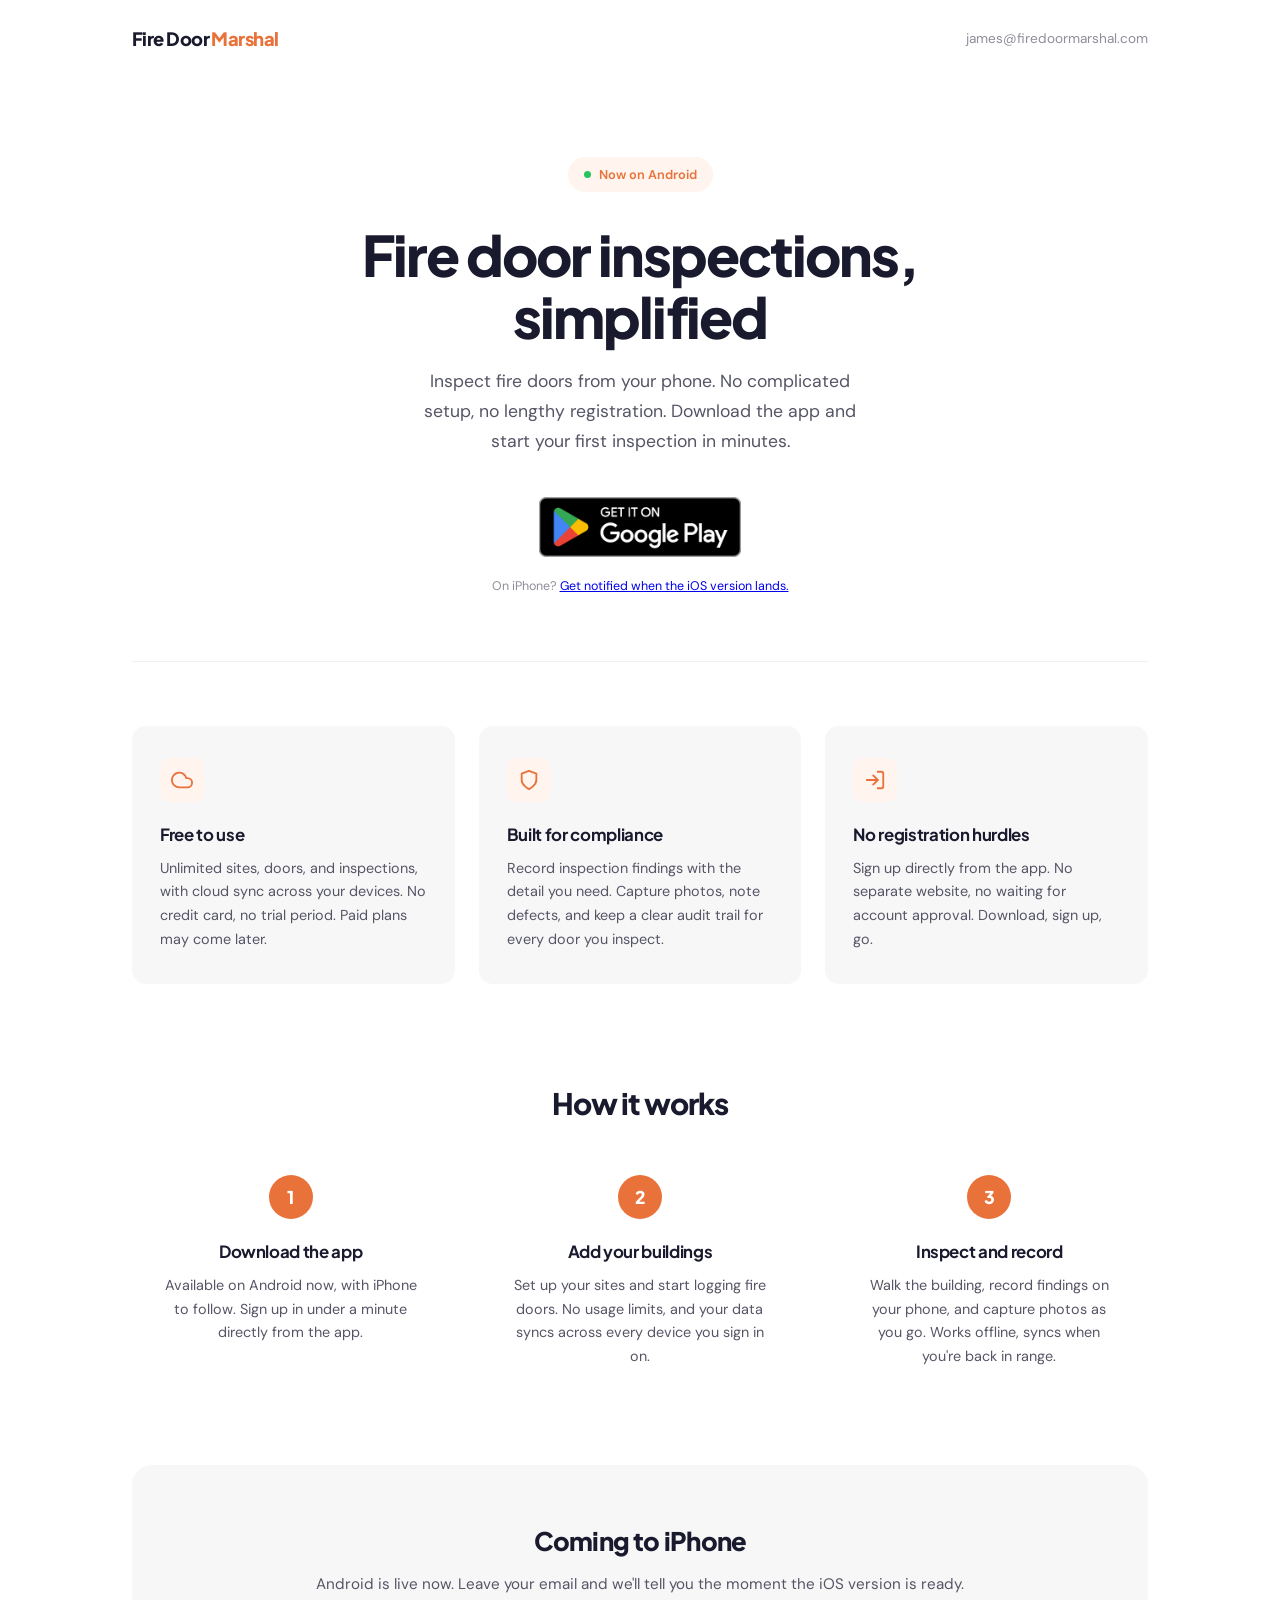
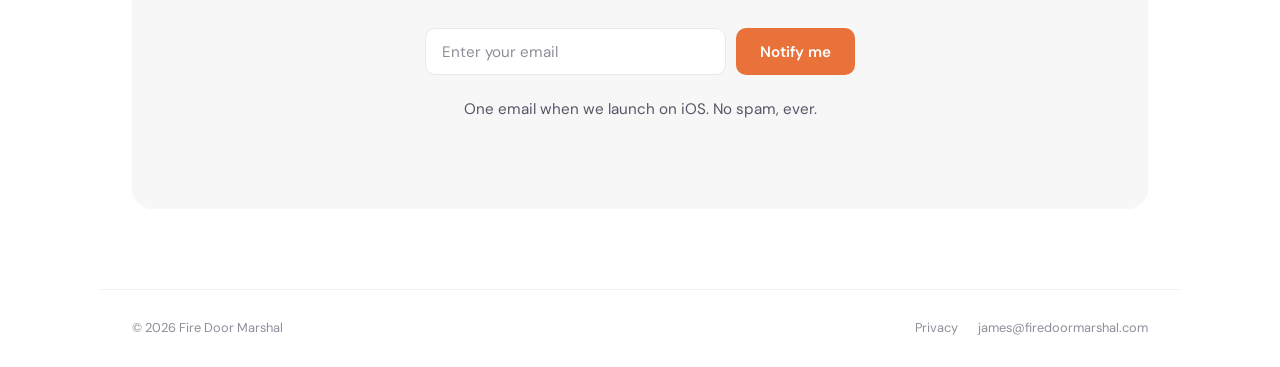
<file: index.html>
<!DOCTYPE html>
<html lang="en">
<head>
    <meta charset="UTF-8">
    <meta name="viewport" content="width=device-width, initial-scale=1.0">
    <title>Fire Door Marshal — Fire Door Inspections, Simplified</title>
    <meta name="description" content="Conduct fire door inspections from your phone. Free to use, including cloud sync across your devices. Now on Android.">
    <link rel="preconnect" href="https://fonts.googleapis.com">
    <link href="https://fonts.googleapis.com/css2?family=DM+Sans:ital,opsz,wght@0,9..40,300;0,9..40,400;0,9..40,500;0,9..40,600;0,9..40,700&family=Plus+Jakarta+Sans:wght@500;600;700;800&display=swap" rel="stylesheet">
    <link rel="stylesheet" href="styles.css">
</head>
<body>

<nav>
    <a href="/" class="logo">Fire Door <span>Marshal</span></a>
    <a href="mailto:james@firedoormarshal.com" class="nav-email">james@firedoormarshal.com</a>
</nav>

<section class="hero">
    <div class="badge">
        <span class="badge-dot"></span>
        Now on Android
    </div>

    <h1>Fire door inspections, simplified</h1>

    <p class="subtitle">
        Inspect fire doors from your phone. No complicated setup, no lengthy registration. Download the app and start your first inspection in minutes.
    </p>

    <p style="margin: 2rem 0 0;">
        <a href="https://play.google.com/store/apps/details?id=com.jbarronuk.FireDoorMarshal&amp;utm_source=website&amp;utm_medium=referral&amp;utm_campaign=hero">
            <img src="/assets/google-play-badge.png" alt="Get it on Google Play" style="height: 60px; width: auto; display: inline-block;">
        </a>
    </p>

    <p class="form-note">On iPhone? <a href="#notify">Get notified when the iOS version lands.</a></p>
</section>

<div class="divider"><hr></div>

<section class="features">
    <div class="features-grid">
        <div class="feature">
            <div class="feature-icon">
                <svg viewBox="0 0 24 24"><path d="M18 10h-1.26A8 8 0 1 0 9 20h9a5 5 0 0 0 0-10z"/></svg>
            </div>
            <h3>Free to use</h3>
            <p>Unlimited sites, doors, and inspections, with cloud sync across your devices. No credit card, no trial period. Paid plans may come later.</p>
        </div>

        <div class="feature">
            <div class="feature-icon">
                <svg viewBox="0 0 24 24"><path d="M12 22s8-4 8-10V5l-8-3-8 3v7c0 6 8 10 8 10z"/></svg>
            </div>
            <h3>Built for compliance</h3>
            <p>Record inspection findings with the detail you need. Capture photos, note defects, and keep a clear audit trail for every door you inspect.</p>
        </div>

        <div class="feature">
            <div class="feature-icon">
                <svg viewBox="0 0 24 24"><path d="M15 3h4a2 2 0 0 1 2 2v14a2 2 0 0 1-2 2h-4"/><polyline points="10 17 15 12 10 7"/><line x1="15" y1="12" x2="3" y2="12"/></svg>
            </div>
            <h3>No registration hurdles</h3>
            <p>Sign up directly from the app. No separate website, no waiting for account approval. Download, sign up, go.</p>
        </div>
    </div>
</section>

<section class="how-section">
    <h2>How it works</h2>
    <div class="steps">
        <div class="step">
            <div class="step-number">1</div>
            <h3>Download the app</h3>
            <p>Available on Android now, with iPhone to follow. Sign up in under a minute directly from the app.</p>
        </div>
        <div class="step">
            <div class="step-number">2</div>
            <h3>Add your buildings</h3>
            <p>Set up your sites and start logging fire doors. No usage limits, and your data syncs across every device you sign in on.</p>
        </div>
        <div class="step">
            <div class="step-number">3</div>
            <h3>Inspect and record</h3>
            <p>Walk the building, record findings on your phone, and capture photos as you go. Works offline, syncs when you're back in range.</p>
        </div>
    </div>
</section>

<section class="cta-section" id="notify">
    <div class="cta-box">
        <h2>Coming to iPhone</h2>
        <p>Android is live now. Leave your email and we'll tell you the moment the iOS version is ready.</p>

        <form class="signup-form" action="https://formspree.io/f/meeprgwy" method="POST">
            <input type="email" name="email" placeholder="Enter your email" required>
            <input type="hidden" name="_next" value="https://firedoormarshal.com/thankyou.html">
            <button type="submit">Notify me</button>
            <p class="form-note">One email when we launch on iOS. No spam, ever.</p>
        </form>
    </div>
</section>

<footer>
    <p>&copy; 2026 Fire Door Marshal</p>
    <div class="footer-links">
        <a href="/privacy.html">Privacy</a>
        <a href="mailto:james@firedoormarshal.com">james@firedoormarshal.com</a>
    </div>
</footer>

</body>
</html>
</file>
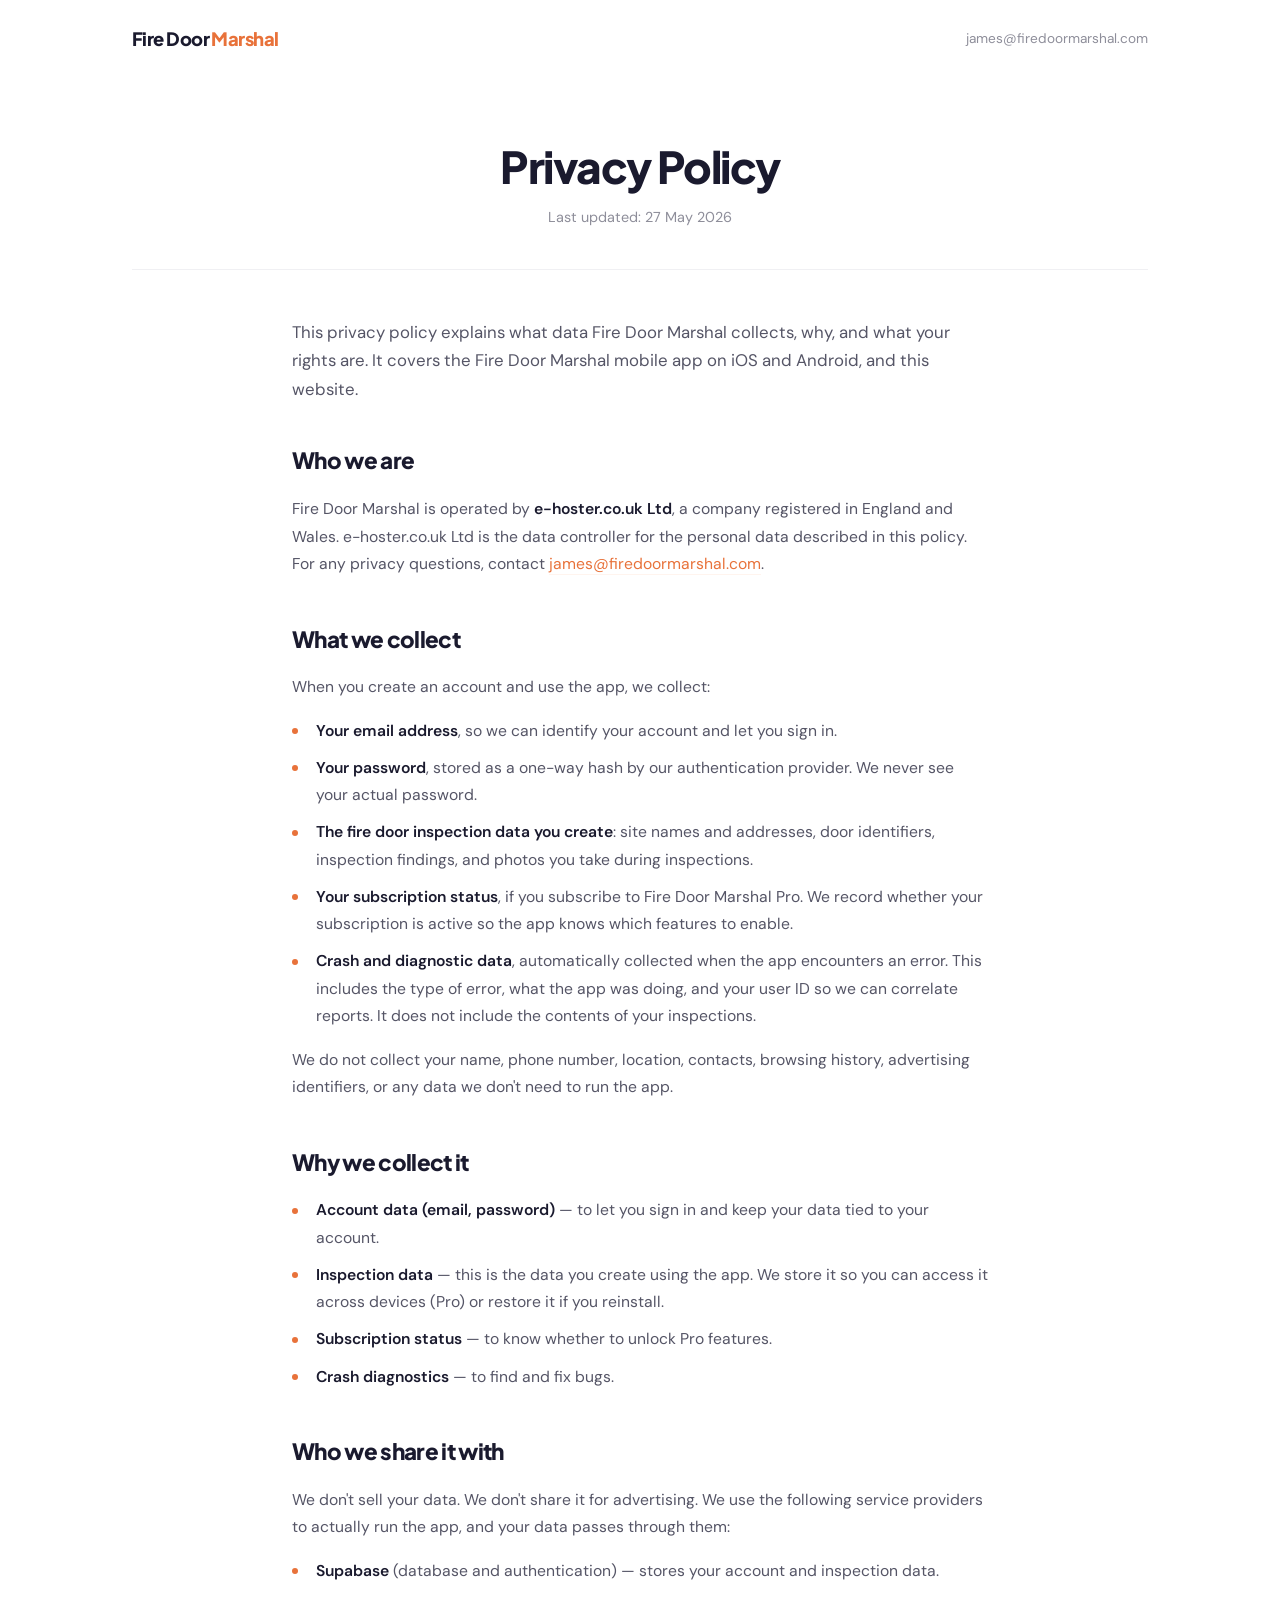
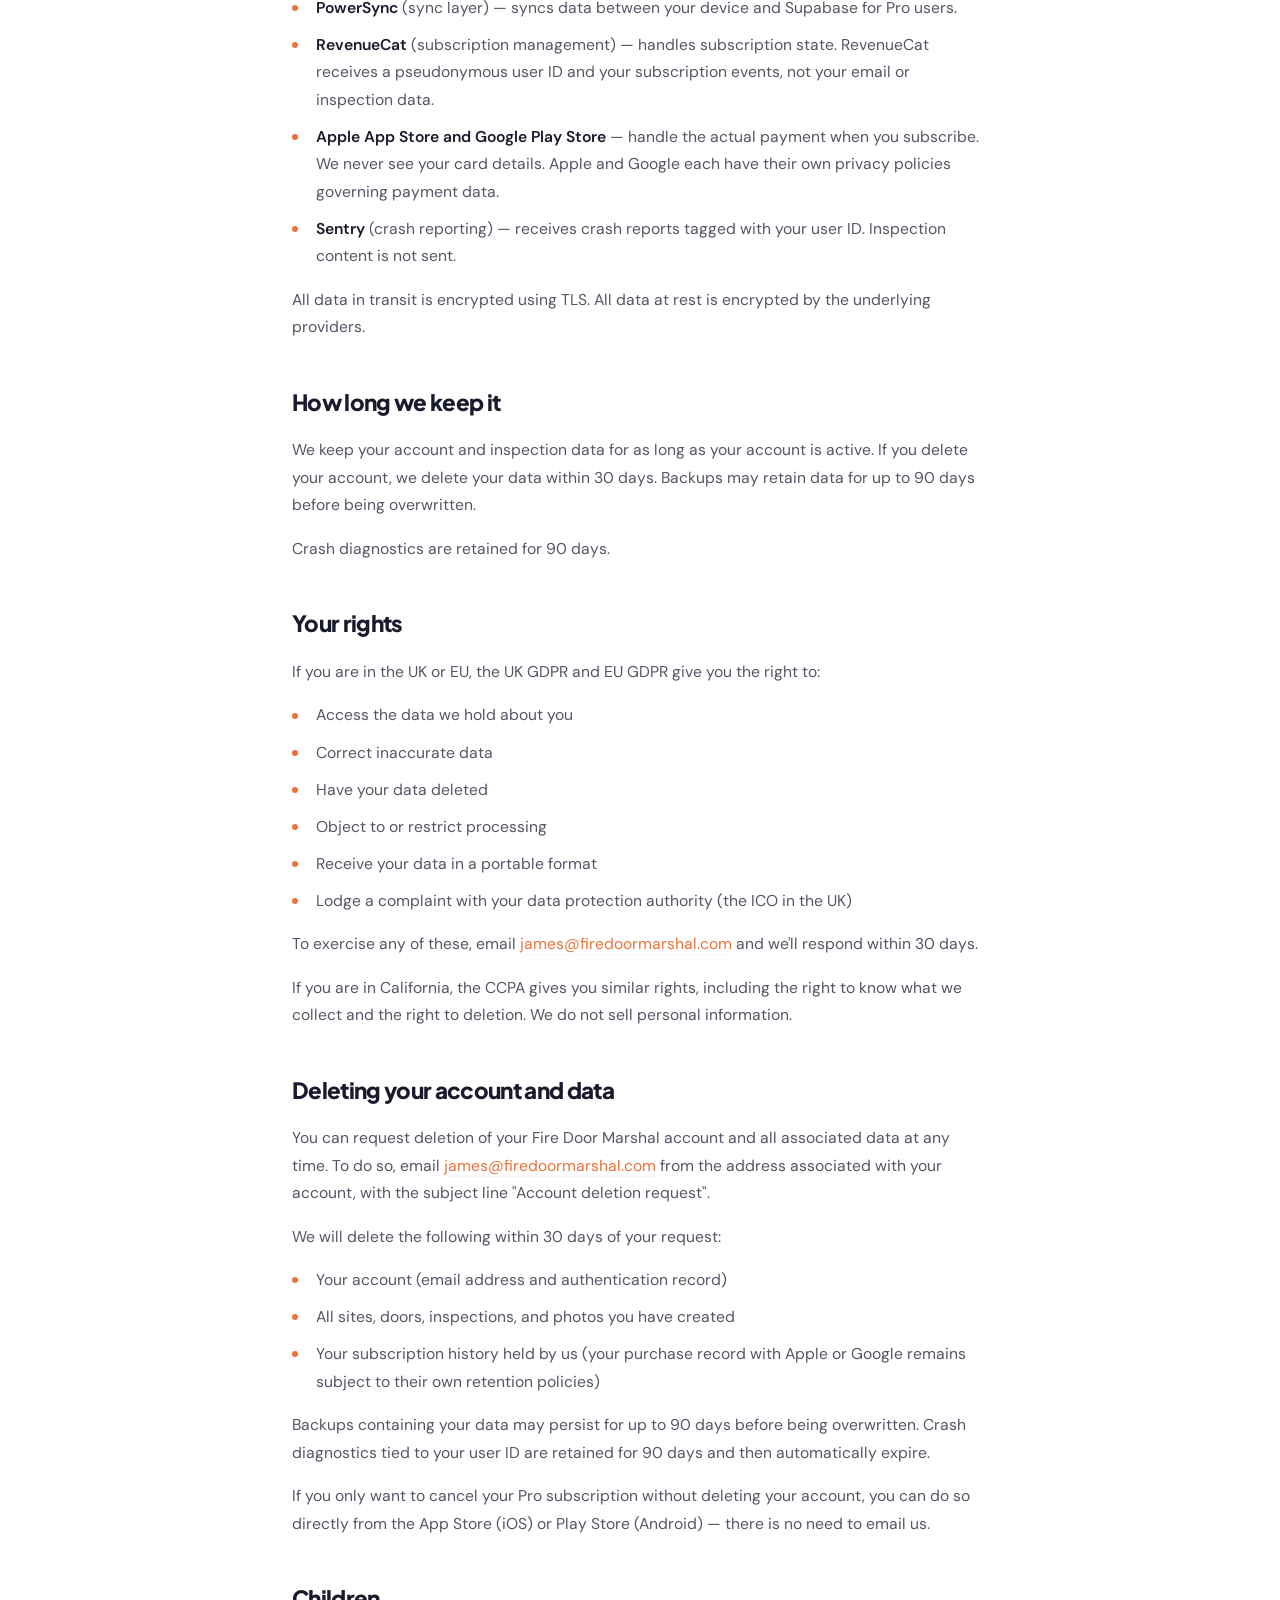
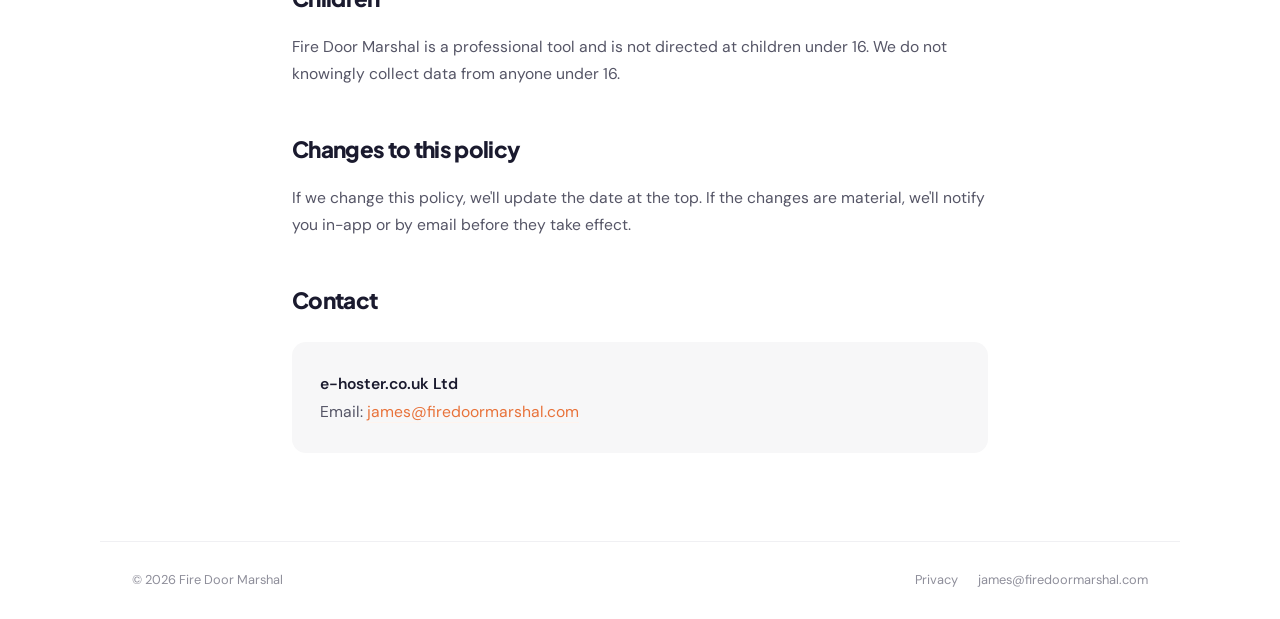
<file: privacy.html>
<!DOCTYPE html>
<html lang="en">
<head>
    <meta charset="UTF-8">
    <meta name="viewport" content="width=device-width, initial-scale=1.0">
    <title>Privacy Policy — Fire Door Marshal</title>
    <meta name="description" content="How Fire Door Marshal collects, uses, and protects your data.">
    <link rel="preconnect" href="https://fonts.googleapis.com">
    <link href="https://fonts.googleapis.com/css2?family=DM+Sans:ital,opsz,wght@0,9..40,300;0,9..40,400;0,9..40,500;0,9..40,600;0,9..40,700&family=Plus+Jakarta+Sans:wght@500;600;700;800&display=swap" rel="stylesheet">
    <link rel="stylesheet" href="styles.css">
</head>
<body>

<nav>
    <a href="/" class="logo">Fire Door <span>Marshal</span></a>
    <a href="mailto:james@firedoormarshal.com" class="nav-email">james@firedoormarshal.com</a>
</nav>

<section class="page-header">
    <h1>Privacy Policy</h1>
    <p class="updated">Last updated: 27 May 2026</p>
</section>

<div class="divider"><hr></div>

<section class="content">

    <p class="lead">
        This privacy policy explains what data Fire Door Marshal collects, why, and what your rights are. It covers the Fire Door Marshal mobile app on iOS and Android, and this website.
    </p>

    <h2>Who we are</h2>
    <p>
        Fire Door Marshal is operated by <strong>e-hoster.co.uk Ltd</strong>, a company registered in England and Wales. e-hoster.co.uk Ltd is the data controller for the personal data described in this policy. For any privacy questions, contact <a href="mailto:james@firedoormarshal.com">james@firedoormarshal.com</a>.
    </p>

    <h2>What we collect</h2>
    <p>When you create an account and use the app, we collect:</p>
    <ul>
        <li><strong>Your email address</strong>, so we can identify your account and let you sign in.</li>
        <li><strong>Your password</strong>, stored as a one-way hash by our authentication provider. We never see your actual password.</li>
        <li><strong>The fire door inspection data you create</strong>: site names and addresses, door identifiers, inspection findings, and photos you take during inspections.</li>
        <li><strong>Your subscription status</strong>, if you subscribe to Fire Door Marshal Pro. We record whether your subscription is active so the app knows which features to enable.</li>
        <li><strong>Crash and diagnostic data</strong>, automatically collected when the app encounters an error. This includes the type of error, what the app was doing, and your user ID so we can correlate reports. It does not include the contents of your inspections.</li>
    </ul>
    <p>
        We do not collect your name, phone number, location, contacts, browsing history, advertising identifiers, or any data we don't need to run the app.
    </p>

    <h2>Why we collect it</h2>
    <ul>
        <li><strong>Account data (email, password)</strong> — to let you sign in and keep your data tied to your account.</li>
        <li><strong>Inspection data</strong> — this is the data you create using the app. We store it so you can access it across devices (Pro) or restore it if you reinstall.</li>
        <li><strong>Subscription status</strong> — to know whether to unlock Pro features.</li>
        <li><strong>Crash diagnostics</strong> — to find and fix bugs.</li>
    </ul>

    <h2>Who we share it with</h2>
    <p>
        We don't sell your data. We don't share it for advertising. We use the following service providers to actually run the app, and your data passes through them:
    </p>
    <ul>
        <li><strong>Supabase</strong> (database and authentication) — stores your account and inspection data.</li>
        <li><strong>PowerSync</strong> (sync layer) — syncs data between your device and Supabase for Pro users.</li>
        <li><strong>RevenueCat</strong> (subscription management) — handles subscription state. RevenueCat receives a pseudonymous user ID and your subscription events, not your email or inspection data.</li>
        <li><strong>Apple App Store and Google Play Store</strong> — handle the actual payment when you subscribe. We never see your card details. Apple and Google each have their own privacy policies governing payment data.</li>
        <li><strong>Sentry</strong> (crash reporting) — receives crash reports tagged with your user ID. Inspection content is not sent.</li>
    </ul>
    <p>
        All data in transit is encrypted using TLS. All data at rest is encrypted by the underlying providers.
    </p>

    <h2>How long we keep it</h2>
    <p>
        We keep your account and inspection data for as long as your account is active. If you delete your account, we delete your data within 30 days. Backups may retain data for up to 90 days before being overwritten.
    </p>
    <p>
        Crash diagnostics are retained for 90 days.
    </p>

    <h2>Your rights</h2>
    <p>
        If you are in the UK or EU, the UK GDPR and EU GDPR give you the right to:
    </p>
    <ul>
        <li>Access the data we hold about you</li>
        <li>Correct inaccurate data</li>
        <li>Have your data deleted</li>
        <li>Object to or restrict processing</li>
        <li>Receive your data in a portable format</li>
        <li>Lodge a complaint with your data protection authority (the ICO in the UK)</li>
    </ul>
    <p>
        To exercise any of these, email <a href="mailto:james@firedoormarshal.com">james@firedoormarshal.com</a> and we'll respond within 30 days.
    </p>
    <p>
        If you are in California, the CCPA gives you similar rights, including the right to know what we collect and the right to deletion. We do not sell personal information.
    </p>

    <h2 id="deletion">Deleting your account and data</h2>
    <p>
        You can request deletion of your Fire Door Marshal account and all associated data at any time. To do so, email <a href="mailto:james@firedoormarshal.com?subject=Account%20deletion%20request">james@firedoormarshal.com</a> from the address associated with your account, with the subject line "Account deletion request".
    </p>
    <p>
        We will delete the following within 30 days of your request:
    </p>
    <ul>
        <li>Your account (email address and authentication record)</li>
        <li>All sites, doors, inspections, and photos you have created</li>
        <li>Your subscription history held by us (your purchase record with Apple or Google remains subject to their own retention policies)</li>
    </ul>
    <p>
        Backups containing your data may persist for up to 90 days before being overwritten. Crash diagnostics tied to your user ID are retained for 90 days and then automatically expire.
    </p>
    <p>
        If you only want to cancel your Pro subscription without deleting your account, you can do so directly from the App Store (iOS) or Play Store (Android) — there is no need to email us.
    </p>

    <h2>Children</h2>
    <p>
        Fire Door Marshal is a professional tool and is not directed at children under 16. We do not knowingly collect data from anyone under 16.
    </p>

    <h2>Changes to this policy</h2>
    <p>
        If we change this policy, we'll update the date at the top. If the changes are material, we'll notify you in-app or by email before they take effect.
    </p>

    <h2>Contact</h2>
    <div class="info-card">
        <p>
            <strong>e-hoster.co.uk Ltd</strong><br>
            Email: <a href="mailto:james@firedoormarshal.com">james@firedoormarshal.com</a>
        </p>
    </div>

</section>

<footer>
    <p>&copy; 2026 Fire Door Marshal</p>
    <div class="footer-links">
        <a href="/privacy.html">Privacy</a>
        <a href="mailto:james@firedoormarshal.com">james@firedoormarshal.com</a>
    </div>
</footer>

</body>
</html>
</file>
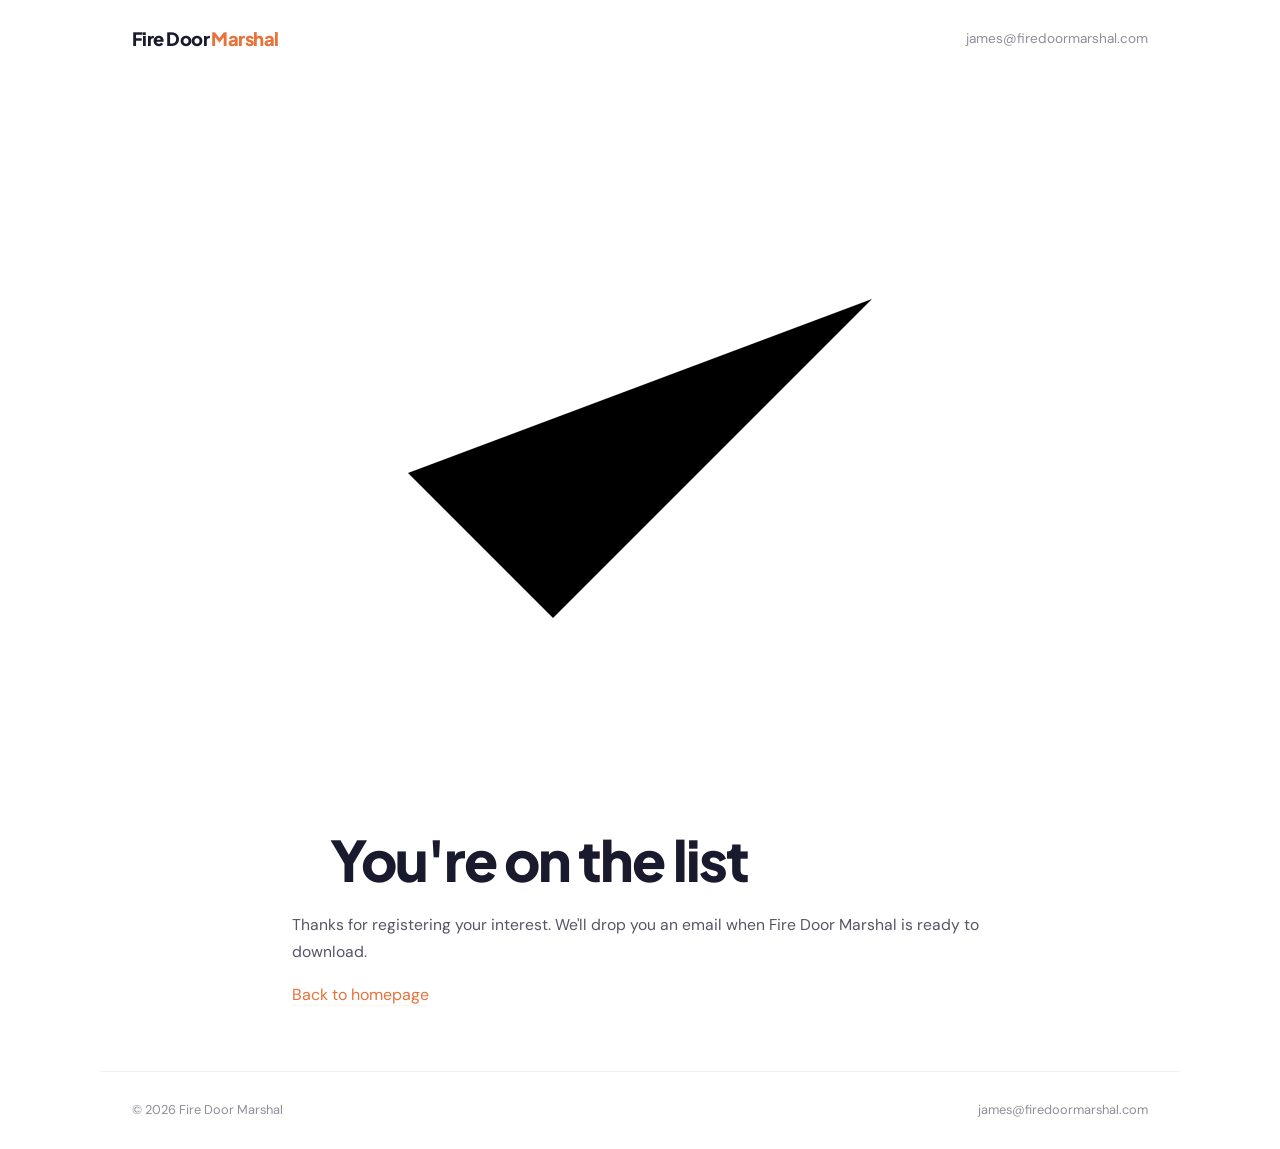
<file: thankyou.html>
<!DOCTYPE html>
<html lang="en">
<head>
    <meta charset="UTF-8">
    <meta name="viewport" content="width=device-width, initial-scale=1.0">
    <title>You're on the list — Fire Door Marshal</title>
    <meta name="description" content="Thanks for registering your interest in Fire Door Marshal.">
    <link rel="preconnect" href="https://fonts.googleapis.com">
    <link href="https://fonts.googleapis.com/css2?family=DM+Sans:ital,opsz,wght@0,9..40,300;0,9..40,400;0,9..40,500;0,9..40,600;0,9..40,700&family=Plus+Jakarta+Sans:wght@500;600;700;800&display=swap" rel="stylesheet">
    <link rel="stylesheet" href="styles.css">
</head>
<body>

<nav>
    <a href="/" class="logo">Fire Door <span>Marshal</span></a>
    <a href="mailto:james@firedoormarshal.com" class="nav-email">james@firedoormarshal.com</a>
</nav>

<div class="content">
    <div class="thank-you">
        <div class="check-icon">
            <svg viewBox="0 0 24 24"><path d="M20 6 9 17l-5-5"/></svg>
        </div>
        <h1>You're on the list</h1>
        <p>Thanks for registering your interest. We'll drop you an email when Fire Door Marshal is ready to download.</p>
        <a href="/" class="back-link">Back to homepage</a>
    </div>
</div>

<footer>
    <p>&copy; 2026 Fire Door Marshal</p>
    <a href="mailto:james@firedoormarshal.com">james@firedoormarshal.com</a>
</footer>

</body>
</html>
</file>
<file: styles.css>
/* ============================================
   Fire Door Marshal — shared stylesheet
   ============================================ */

/* ---- RESET ---- */
*, *::before, *::after {
    box-sizing: border-box;
    margin: 0;
    padding: 0;
}

/* ---- TOKENS ---- */
:root {
    --bg: #ffffff;
    --bg-soft: #f7f7f8;
    --bg-card: #ffffff;
    --border: #e8e8ec;
    --border-light: #f0f0f3;
    --text: #1a1a2e;
    --text-secondary: #555566;
    --text-muted: #8e8e9a;
    --accent: #e8723a;
    --accent-light: #fff4ee;
    --accent-hover: #d4612d;
    --green: #22c55e;
}

html { scroll-behavior: smooth; }

body {
    font-family: 'DM Sans', sans-serif;
    background: var(--bg);
    color: var(--text);
    line-height: 1.6;
    -webkit-font-smoothing: antialiased;
}


/* ============================================
   SHARED — nav, divider, footer
   ============================================ */

/* ---- NAV ---- */
nav {
    max-width: 1080px;
    margin: 0 auto;
    padding: 1.5rem 2rem;
    display: flex;
    justify-content: space-between;
    align-items: center;
}

.logo {
    font-family: 'Plus Jakarta Sans', sans-serif;
    font-weight: 800;
    font-size: 1.15rem;
    color: var(--text);
    text-decoration: none;
    letter-spacing: -0.03em;
}

.logo span {
    color: var(--accent);
}

nav .nav-email {
    font-size: 0.85rem;
    color: var(--text-muted);
    text-decoration: none;
    transition: color 0.2s;
}

nav .nav-email:hover {
    color: var(--accent);
}

/* ---- DIVIDER ---- */
.divider {
    max-width: 1080px;
    margin: 0 auto;
    padding: 0 2rem;
}

.divider hr {
    border: none;
    border-top: 1px solid var(--border-light);
}

/* ---- FOOTER ---- */
footer {
    border-top: 1px solid var(--border-light);
    max-width: 1080px;
    margin: 0 auto;
    padding: 1.75rem 2rem;
    display: flex;
    justify-content: space-between;
    align-items: center;
    flex-wrap: wrap;
    gap: 1rem;
}

footer p {
    font-size: 0.8rem;
    color: var(--text-muted);
}

footer a {
    font-size: 0.8rem;
    color: var(--text-muted);
    text-decoration: none;
    transition: color 0.2s;
}

footer a:hover { color: var(--accent); }

footer .footer-links {
    display: flex;
    gap: 1.25rem;
    align-items: center;
    flex-wrap: wrap;
}


/* ============================================
   HOMEPAGE — hero, features, how, cta
   ============================================ */

/* ---- HERO ---- */
.hero {
    max-width: 1080px;
    margin: 0 auto;
    padding: 5rem 2rem 4rem;
    text-align: center;
}

.badge {
    display: inline-flex;
    align-items: center;
    gap: 0.5rem;
    background: var(--accent-light);
    color: var(--accent);
    font-size: 0.8rem;
    font-weight: 600;
    padding: 0.45rem 1rem;
    border-radius: 100px;
    margin-bottom: 2rem;
}

.badge-dot {
    width: 7px;
    height: 7px;
    background: var(--green);
    border-radius: 50%;
    animation: pulse 2s ease-in-out infinite;
}

@keyframes pulse {
    0%, 100% { opacity: 1; }
    50% { opacity: 0.4; }
}

h1 {
    font-family: 'Plus Jakarta Sans', sans-serif;
    font-weight: 800;
    font-size: clamp(2.25rem, 5.5vw, 3.5rem);
    line-height: 1.1;
    letter-spacing: -0.035em;
    color: var(--text);
    margin-bottom: 1.25rem;
    max-width: 620px;
    margin-left: auto;
    margin-right: auto;
}

.subtitle {
    font-size: 1.1rem;
    color: var(--text-secondary);
    max-width: 460px;
    margin: 0 auto 2.5rem;
    line-height: 1.7;
}

/* ---- FORM ---- */
.signup-form {
    display: flex;
    gap: 0.6rem;
    max-width: 430px;
    margin: 0 auto;
    flex-wrap: wrap;
    justify-content: center;
}

.signup-form input[type="email"] {
    flex: 1;
    min-width: 220px;
    padding: 0.8rem 1rem;
    border: 1.5px solid var(--border);
    border-radius: 10px;
    font-family: 'DM Sans', sans-serif;
    font-size: 0.95rem;
    background: var(--bg);
    color: var(--text);
    outline: none;
    transition: border-color 0.2s, box-shadow 0.2s;
}

.signup-form input[type="email"]::placeholder {
    color: var(--text-muted);
}

.signup-form input[type="email"]:focus {
    border-color: var(--accent);
    box-shadow: 0 0 0 3px var(--accent-light);
}

.signup-form button {
    padding: 0.8rem 1.5rem;
    background: var(--accent);
    color: #fff;
    border: none;
    border-radius: 10px;
    font-family: 'DM Sans', sans-serif;
    font-size: 0.95rem;
    font-weight: 600;
    cursor: pointer;
    transition: background 0.2s, transform 0.1s;
}

.signup-form button:hover {
    background: var(--accent-hover);
}

.signup-form button:active {
    transform: scale(0.97);
}

.form-note {
    font-size: 0.78rem;
    color: var(--text-muted);
    margin-top: 0.75rem;
    text-align: center;
    width: 100%;
}

.success-msg {
    background: #f0fdf4;
    border: 1.5px solid #bbf7d0;
    color: #16a34a;
    padding: 1rem 1.5rem;
    border-radius: 10px;
    font-weight: 500;
    max-width: 430px;
    margin: 0 auto;
    text-align: center;
    display: none;
}

/* ---- FEATURES ---- */
.features {
    max-width: 1080px;
    margin: 0 auto;
    padding: 4rem 2rem;
}

.features-grid {
    display: grid;
    grid-template-columns: repeat(3, 1fr);
    gap: 1.5rem;
}

.feature {
    background: var(--bg-soft);
    border-radius: 14px;
    padding: 2rem 1.75rem;
    transition: transform 0.2s;
}

.feature:hover {
    transform: translateY(-2px);
}

.feature-icon {
    width: 44px;
    height: 44px;
    background: var(--accent-light);
    border-radius: 10px;
    display: flex;
    align-items: center;
    justify-content: center;
    margin-bottom: 1.25rem;
}

.feature-icon svg {
    width: 22px;
    height: 22px;
    stroke: var(--accent);
    fill: none;
    stroke-width: 2;
    stroke-linecap: round;
    stroke-linejoin: round;
}

.feature h3 {
    font-family: 'Plus Jakarta Sans', sans-serif;
    font-weight: 700;
    font-size: 1.05rem;
    margin-bottom: 0.5rem;
    letter-spacing: -0.02em;
    color: var(--text);
}

.feature p {
    font-size: 0.9rem;
    color: var(--text-secondary);
    line-height: 1.65;
}

/* ---- HOW IT WORKS ---- */
.how-section {
    max-width: 1080px;
    margin: 0 auto;
    padding: 2rem 2rem 4rem;
}

.how-section h2 {
    font-family: 'Plus Jakarta Sans', sans-serif;
    font-weight: 800;
    font-size: 1.85rem;
    text-align: center;
    margin-bottom: 3rem;
    letter-spacing: -0.03em;
    color: var(--text);
}

.steps {
    display: grid;
    grid-template-columns: repeat(3, 1fr);
    gap: 2rem;
}

.step {
    text-align: center;
}

.step-number {
    width: 44px;
    height: 44px;
    background: var(--accent);
    color: #fff;
    font-family: 'Plus Jakarta Sans', sans-serif;
    font-weight: 800;
    font-size: 1.1rem;
    border-radius: 50%;
    display: inline-flex;
    align-items: center;
    justify-content: center;
    margin-bottom: 1.25rem;
}

.step h3 {
    font-family: 'Plus Jakarta Sans', sans-serif;
    font-weight: 700;
    font-size: 1.05rem;
    margin-bottom: 0.5rem;
    letter-spacing: -0.02em;
    color: var(--text);
}

.step p {
    font-size: 0.9rem;
    color: var(--text-secondary);
    line-height: 1.65;
    max-width: 260px;
    margin: 0 auto;
}

/* ---- CTA ---- */
.cta-section {
    max-width: 1080px;
    margin: 0 auto;
    padding: 2rem 2rem 5rem;
    text-align: center;
}

.cta-box {
    background: var(--bg-soft);
    border-radius: 20px;
    padding: 3.5rem 2rem;
}

.cta-box h2 {
    font-family: 'Plus Jakarta Sans', sans-serif;
    font-weight: 800;
    font-size: 1.6rem;
    margin-bottom: 0.6rem;
    letter-spacing: -0.03em;
    color: var(--text);
}

.cta-box p {
    color: var(--text-secondary);
    margin-bottom: 2rem;
    font-size: 0.95rem;
}


/* ============================================
   PRIVACY PAGE — page header, content
   ============================================ */

.page-header {
    max-width: 760px;
    margin: 0 auto;
    padding: 4rem 2rem 2.5rem;
    text-align: center;
}

.page-header h1 {
    font-family: 'Plus Jakarta Sans', sans-serif;
    font-weight: 800;
    font-size: clamp(2rem, 4.5vw, 2.75rem);
    line-height: 1.15;
    letter-spacing: -0.035em;
    color: var(--text);
    margin-bottom: 0.85rem;
}

.page-header .updated {
    font-size: 0.9rem;
    color: var(--text-muted);
}

.content {
    max-width: 760px;
    margin: 0 auto;
    padding: 3rem 2rem 4rem;
}

.content .lead {
    font-size: 1.05rem;
    color: var(--text-secondary);
    margin-bottom: 2.5rem;
    line-height: 1.7;
}

.content h2 {
    font-family: 'Plus Jakarta Sans', sans-serif;
    font-weight: 800;
    font-size: 1.4rem;
    letter-spacing: -0.03em;
    color: var(--text);
    margin-top: 2.75rem;
    margin-bottom: 1rem;
}

.content h2:first-of-type {
    margin-top: 0;
}

.content h3 {
    font-family: 'Plus Jakarta Sans', sans-serif;
    font-weight: 700;
    font-size: 1.05rem;
    letter-spacing: -0.02em;
    color: var(--text);
    margin-top: 1.75rem;
    margin-bottom: 0.6rem;
}

.content p {
    font-size: 0.98rem;
    color: var(--text-secondary);
    line-height: 1.75;
    margin-bottom: 1rem;
}

.content ul {
    list-style: none;
    padding: 0;
    margin: 0 0 1rem 0;
}

.content ul li {
    font-size: 0.98rem;
    color: var(--text-secondary);
    line-height: 1.75;
    padding-left: 1.5rem;
    position: relative;
    margin-bottom: 0.6rem;
}

.content ul li::before {
    content: "";
    position: absolute;
    left: 0;
    top: 0.7rem;
    width: 6px;
    height: 6px;
    background: var(--accent);
    border-radius: 50%;
}

.content strong {
    color: var(--text);
    font-weight: 600;
}

.content a {
    color: var(--accent);
    text-decoration: none;
    border-bottom: 1px solid var(--accent-light);
    transition: border-color 0.2s;
}

.content a:hover {
    border-bottom-color: var(--accent);
}

.info-card {
    background: var(--bg-soft);
    border-radius: 14px;
    padding: 1.75rem 1.75rem;
    margin: 1.5rem 0;
}

.info-card p {
    margin-bottom: 0;
}


/* ============================================
   RESPONSIVE
   ============================================ */

@media (max-width: 768px) {
    .hero { padding: 3.5rem 1.5rem 3rem; }
    .features-grid { grid-template-columns: 1fr; }
    .steps { grid-template-columns: 1fr; gap: 2.5rem; }
    .features, .how-section, .cta-section { padding-left: 1.5rem; padding-right: 1.5rem; }
    .page-header { padding: 3rem 1.5rem 2rem; }
    .content { padding: 2.5rem 1.5rem 3rem; }
    nav { padding: 1.25rem 1.5rem; }
}

@media (max-width: 480px) {
    .signup-form input[type="email"] { min-width: 100%; }
    .signup-form button { width: 100%; }
}
</file>
